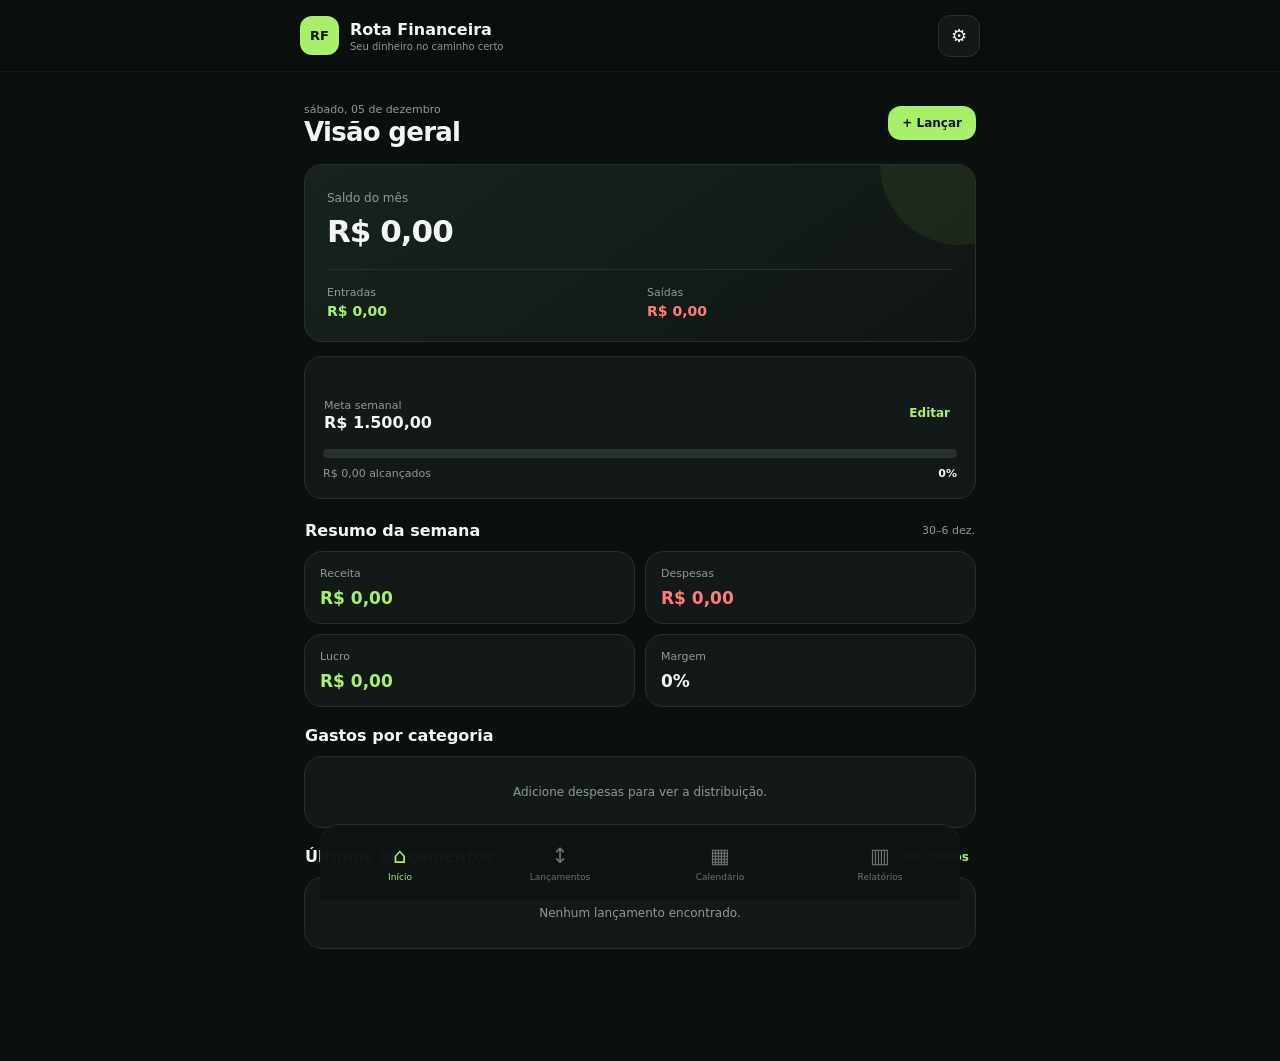
<file: app/src/main/assets/index.html>
<!doctype html>
<html lang="pt-BR">
<head>
  <meta charset="utf-8">
  <meta name="viewport" content="width=device-width,initial-scale=1,maximum-scale=1,user-scalable=no">
  <meta name="theme-color" content="#0b0f0e">
  <title>Rota Financeira</title>
  <link rel="stylesheet" href="style.css">
</head>
<body>
  <header class="topbar">
    <div class="brand"><span class="logo">RF</span><div><strong>Rota Financeira</strong><small>Seu dinheiro no caminho certo</small></div></div>
    <button class="icon-btn" id="settingsBtn" aria-label="Configurações">⚙</button>
  </header>

  <main>
    <section class="page active" id="dashboard">
      <div class="greeting"><div><small id="todayLabel"></small><h1>Visão geral</h1></div><button class="primary mini" data-open="transactionModal">+ Lançar</button></div>
      <article class="balance-card">
        <span>Saldo do mês</span><strong id="monthBalance">R$ 0,00</strong>
        <div class="balance-row"><div><small>Entradas</small><b class="income" id="monthIncome">R$ 0,00</b></div><div><small>Saídas</small><b class="expense" id="monthExpense">R$ 0,00</b></div></div>
      </article>
      <article class="goal-card card">
        <div class="section-title"><div><small>Meta semanal</small><h2 id="goalValue">R$ 0,00</h2></div><button class="text-btn" data-open="goalModal">Editar</button></div>
        <div class="progress"><i id="goalProgress"></i></div>
        <div class="goal-info"><span id="goalReached">R$ 0,00 alcançados</span><b id="goalPercent">0%</b></div>
      </article>
      <div class="section-title"><h2>Resumo da semana</h2><small id="weekRange"></small></div>
      <div class="stats-grid">
        <article class="stat"><span>Receita</span><strong class="income" id="weekIncome">R$ 0,00</strong></article>
        <article class="stat"><span>Despesas</span><strong class="expense" id="weekExpense">R$ 0,00</strong></article>
        <article class="stat"><span>Lucro</span><strong id="weekProfit">R$ 0,00</strong></article>
        <article class="stat"><span>Margem</span><strong id="weekMargin">0%</strong></article>
      </div>
      <div class="section-title"><h2>Gastos por categoria</h2></div>
      <article class="card" id="categoryChart"><p class="empty">Adicione despesas para ver a distribuição.</p></article>
      <div class="section-title"><h2>Últimos lançamentos</h2><button class="text-btn" data-page="transactions">Ver todos</button></div>
      <div id="recentList" class="list"></div>
    </section>

    <section class="page" id="transactions">
      <div class="page-head"><div><small>Histórico financeiro</small><h1>Lançamentos</h1></div><button class="primary mini" data-open="transactionModal">+ Novo</button></div>
      <div class="filters"><select id="filterType"><option value="all">Todos</option><option value="income">Entradas</option><option value="expense">Saídas</option></select><input type="month" id="filterMonth"></div>
      <div id="transactionList" class="list"></div>
    </section>

    <section class="page" id="calendar">
      <div class="page-head"><div><small>Contas e recebimentos</small><h1>Calendário</h1></div><button class="primary mini" data-open="scheduleModal">+ Agendar</button></div>
      <div class="calendar-nav card"><button id="prevMonth">‹</button><strong id="calendarTitle"></strong><button id="nextMonth">›</button></div>
      <div class="calendar card"><div class="weekdays"><span>D</span><span>S</span><span>T</span><span>Q</span><span>Q</span><span>S</span><span>S</span></div><div id="calendarGrid" class="days"></div></div>
      <div class="section-title"><h2>Compromissos do mês</h2></div><div id="scheduleList" class="list"></div>
    </section>

    <section class="page" id="reports">
      <div class="page-head"><div><small>Análise financeira</small><h1>Relatórios</h1></div></div>
      <article class="balance-card"><span>Resultado acumulado</span><strong id="totalBalance">R$ 0,00</strong><div class="balance-row"><div><small>Total recebido</small><b class="income" id="totalIncome">R$ 0,00</b></div><div><small>Total gasto</small><b class="expense" id="totalExpense">R$ 0,00</b></div></div></article>
      <div class="section-title"><h2>Desempenho mensal</h2></div><div id="monthlyReport" class="list"></div>
      <button class="secondary full" id="backupBtn">Copiar resumo financeiro</button>
      <p class="privacy-note">Seus dados ficam somente neste aparelho. Faça anotações ou cópias de segurança antes de trocar de celular.</p>
    </section>
  </main>

  <nav class="bottom-nav">
    <button class="active" data-page="dashboard"><span>⌂</span>Início</button>
    <button data-page="transactions"><span>↕</span>Lançamentos</button>
    <button data-page="calendar"><span>▦</span>Calendário</button>
    <button data-page="reports"><span>▥</span>Relatórios</button>
  </nav>

  <dialog id="transactionModal"><form id="transactionForm"><div class="modal-head"><h2>Novo lançamento</h2><button type="button" class="close">×</button></div><div class="type-toggle"><label><input type="radio" name="type" value="income" checked><span>Entrada</span></label><label><input type="radio" name="type" value="expense"><span>Saída</span></label></div><label>Valor (R$)<input id="txAmount" type="number" inputmode="decimal" min="0.01" step="0.01" required placeholder="0,00"></label><label>Descrição<input id="txDescription" required maxlength="60" placeholder="Ex.: Corridas Uber"></label><label>Categoria<select id="txCategory" required></select></label><label>Data<input id="txDate" type="date" required></label><label>Plataforma<select id="txPlatform"><option>Uber</option><option>99</option><option>Particular</option><option>Não se aplica</option></select></label><button class="primary full" type="submit">Salvar lançamento</button></form></dialog>
  <dialog id="goalModal"><form id="goalForm"><div class="modal-head"><h2>Meta semanal</h2><button type="button" class="close">×</button></div><label>Valor da meta (R$)<input id="goalInput" type="number" min="0" step="0.01" required></label><button class="primary full" type="submit">Salvar meta</button></form></dialog>
  <dialog id="scheduleModal"><form id="scheduleForm"><div class="modal-head"><h2>Novo compromisso</h2><button type="button" class="close">×</button></div><label>Descrição<input id="scheduleDescription" required maxlength="60" placeholder="Ex.: Parcela do carro"></label><label>Valor (R$)<input id="scheduleAmount" type="number" min="0.01" step="0.01" required></label><label>Data de pagamento<input id="scheduleDate" type="date" required></label><label>Tipo<select id="scheduleType"><option value="expense">Conta a pagar</option><option value="income">Valor a receber</option></select></label><button class="primary full" type="submit">Adicionar ao calendário</button></form></dialog>
  <dialog id="settingsModal"><form><div class="modal-head"><h2>Configurações</h2><button type="button" class="close">×</button></div><p class="privacy-note">Rota Financeira 2.0 • Funciona offline e não exige login.</p><button type="button" class="danger full" id="clearBtn">Apagar todos os dados</button></form></dialog>
  <div id="toast"></div>
  <script src="app.js"></script>
</body>
</html>
</file>
<file: app/src/main/assets/style.css>
:root{--bg:#0b0f0e;--surface:#131917;--surface2:#19211e;--line:#26302c;--text:#f4f7f5;--muted:#8e9b95;--green:#a8f06a;--green2:#74c93a;--red:#ff7d76;--blue:#78b8ff;--radius:18px}*{box-sizing:border-box}html{background:var(--bg)}body{margin:0;background:var(--bg);color:var(--text);font-family:Inter,system-ui,-apple-system,"Segoe UI",sans-serif;-webkit-tap-highlight-color:transparent;padding-bottom:88px}.topbar{height:72px;padding:12px 18px;display:flex;align-items:center;justify-content:space-between;position:sticky;top:0;background:rgba(11,15,14,.96);z-index:5;border-bottom:1px solid #151b19}.brand{display:flex;align-items:center;gap:11px}.brand strong{display:block;font-size:16px}.brand small{display:block;color:var(--muted);font-size:10px;margin-top:2px}.logo{width:39px;height:39px;border-radius:12px;background:var(--green);color:#10150f;display:grid;place-items:center;font-weight:900;font-size:13px}.icon-btn{border:1px solid var(--line);background:var(--surface);color:var(--text);border-radius:12px;width:42px;height:42px;font-size:18px}main{max-width:720px;margin:auto;padding:16px}.page{display:none;animation:fade .18s ease}.page.active{display:block}@keyframes fade{from{opacity:.5;transform:translateY(3px)}}h1,h2,p{margin:0}h1{font-size:26px;letter-spacing:-.7px}h2{font-size:16px}.greeting,.page-head,.section-title{display:flex;align-items:center;justify-content:space-between;gap:12px}.greeting,.page-head{margin:2px 0 17px}.greeting small,.page-head small,.section-title small{color:var(--muted);font-size:11px}.card,.stat,.balance-card{border:1px solid var(--line);border-radius:var(--radius);background:var(--surface)}.balance-card{padding:22px;margin-bottom:14px;background:linear-gradient(145deg,#18231d,#101613);position:relative;overflow:hidden}.balance-card:after{content:"";position:absolute;width:160px;height:160px;border-radius:50%;background:rgba(168,240,106,.07);right:-65px;top:-80px}.balance-card>span{color:var(--muted);font-size:12px}.balance-card>strong{display:block;font-size:31px;margin:7px 0 20px;letter-spacing:-1px}.balance-row{display:grid;grid-template-columns:1fr 1fr;gap:14px;border-top:1px solid var(--line);padding-top:16px}.balance-row div{display:flex;flex-direction:column;gap:4px}.balance-row small{color:var(--muted);font-size:11px}.balance-row b{font-size:14px}.income{color:var(--green)}.expense{color:var(--red)}button,input,select{font:inherit}.primary,.secondary,.danger{border:0;border-radius:13px;padding:14px 17px;font-weight:800}.primary{background:var(--green);color:#10150f}.secondary{background:var(--surface2);color:var(--text);border:1px solid var(--line)}.danger{background:#381c1c;color:#ff9993;border:1px solid #622b2b}.mini{padding:10px 14px;font-size:12px}.full{width:100%}.goal-card{padding:18px;margin-bottom:22px}.text-btn{border:0;background:none;color:var(--green);font-weight:700;font-size:12px}.progress{height:9px;background:#29312e;border-radius:20px;overflow:hidden;margin:17px 0 9px}.progress i{display:block;width:0;height:100%;background:linear-gradient(90deg,var(--green2),var(--green));border-radius:20px}.goal-info{display:flex;justify-content:space-between;color:var(--muted);font-size:11px}.goal-info b{color:var(--text)}.section-title{margin:19px 1px 11px}.stats-grid{display:grid;grid-template-columns:1fr 1fr;gap:10px}.stat{padding:15px}.stat span{display:block;color:var(--muted);font-size:11px;margin-bottom:8px}.stat strong{font-size:17px}.list{display:flex;flex-direction:column;gap:9px}.item{display:grid;grid-template-columns:42px 1fr auto;align-items:center;gap:11px;padding:13px;border:1px solid var(--line);background:var(--surface);border-radius:15px}.item-icon{width:42px;height:42px;border-radius:13px;display:grid;place-items:center;background:var(--surface2);font-size:17px}.item-main strong{display:block;font-size:13px;margin-bottom:4px}.item-main small{display:block;color:var(--muted);font-size:10px}.item-value{text-align:right}.item-value strong{display:block;font-size:13px}.delete-btn{border:0;background:none;color:#69756f;padding:5px;font-size:16px}.empty{color:var(--muted);text-align:center;padding:28px 12px;font-size:12px}.category-row{margin:14px 0}.category-meta{display:flex;justify-content:space-between;font-size:11px;margin-bottom:7px}.bar{height:7px;background:#27302c;border-radius:8px;overflow:hidden}.bar i{display:block;height:100%;background:var(--green);border-radius:8px}.filters{display:grid;grid-template-columns:1fr 1.4fr;gap:9px;margin-bottom:15px}select,input{width:100%;background:var(--surface);border:1px solid var(--line);border-radius:12px;color:var(--text);padding:13px;outline:none;color-scheme:dark}.calendar-nav{display:flex;align-items:center;justify-content:space-between;padding:12px 16px;margin-bottom:10px}.calendar-nav button{border:0;background:transparent;color:var(--green);font-size:27px}.calendar{padding:13px}.weekdays,.days{display:grid;grid-template-columns:repeat(7,1fr);text-align:center}.weekdays{color:var(--muted);font-size:10px;margin-bottom:7px}.day{aspect-ratio:1;display:grid;place-items:center;position:relative;font-size:12px;border-radius:10px}.day.muted{color:#3f4a45}.day.today{background:var(--green);color:#111;font-weight:900}.day.has-event:after{content:"";width:4px;height:4px;background:var(--red);border-radius:50%;position:absolute;bottom:4px}.monthly{padding:15px;border:1px solid var(--line);border-radius:15px;background:var(--surface)}.monthly-head,.monthly-values{display:flex;justify-content:space-between;gap:10px}.monthly-head{margin-bottom:12px}.monthly-values div{display:flex;flex-direction:column;gap:3px}.monthly-values small{color:var(--muted);font-size:10px}.privacy-note{text-align:center;color:var(--muted);font-size:11px;line-height:1.5;margin:15px}.bottom-nav{position:fixed;bottom:0;left:0;right:0;height:76px;background:rgba(15,20,18,.98);border-top:1px solid var(--line);display:grid;grid-template-columns:repeat(4,1fr);z-index:10;padding-bottom:env(safe-area-inset-bottom)}.bottom-nav button{border:0;background:none;color:#69756f;font-size:9px;display:flex;flex-direction:column;align-items:center;justify-content:center;gap:4px}.bottom-nav span{font-size:21px}.bottom-nav button.active{color:var(--green)}dialog{width:calc(100% - 24px);max-width:500px;border:1px solid var(--line);border-radius:22px;background:var(--surface);color:var(--text);padding:0;max-height:90vh}dialog::backdrop{background:rgba(0,0,0,.75)}dialog form{padding:19px;display:flex;flex-direction:column;gap:14px}.modal-head{display:flex;align-items:center;justify-content:space-between}.close{border:0;background:var(--surface2);color:var(--text);width:34px;height:34px;border-radius:10px;font-size:23px}.modal-head h2{font-size:19px}form label{display:flex;flex-direction:column;gap:7px;color:var(--muted);font-size:11px}.type-toggle{display:grid;grid-template-columns:1fr 1fr;gap:8px}.type-toggle label input{display:none}.type-toggle span{display:block;text-align:center;padding:12px;border:1px solid var(--line);border-radius:12px;color:var(--muted)}.type-toggle input:checked+span{border-color:var(--green);background:rgba(168,240,106,.08);color:var(--green)}#toast{position:fixed;bottom:91px;left:50%;transform:translate(-50%,20px);background:#f2f5f3;color:#131815;border-radius:12px;padding:11px 16px;font-size:12px;font-weight:700;opacity:0;pointer-events:none;transition:.25s;z-index:20;white-space:nowrap}#toast.show{opacity:1;transform:translate(-50%,0)}@media(min-width:600px){main{padding:24px}.bottom-nav{left:50%;max-width:720px;transform:translateX(-50%);border-radius:20px 20px 0 0}.topbar{padding-left:calc((100% - 680px)/2);padding-right:calc((100% - 680px)/2)}}
</file>
